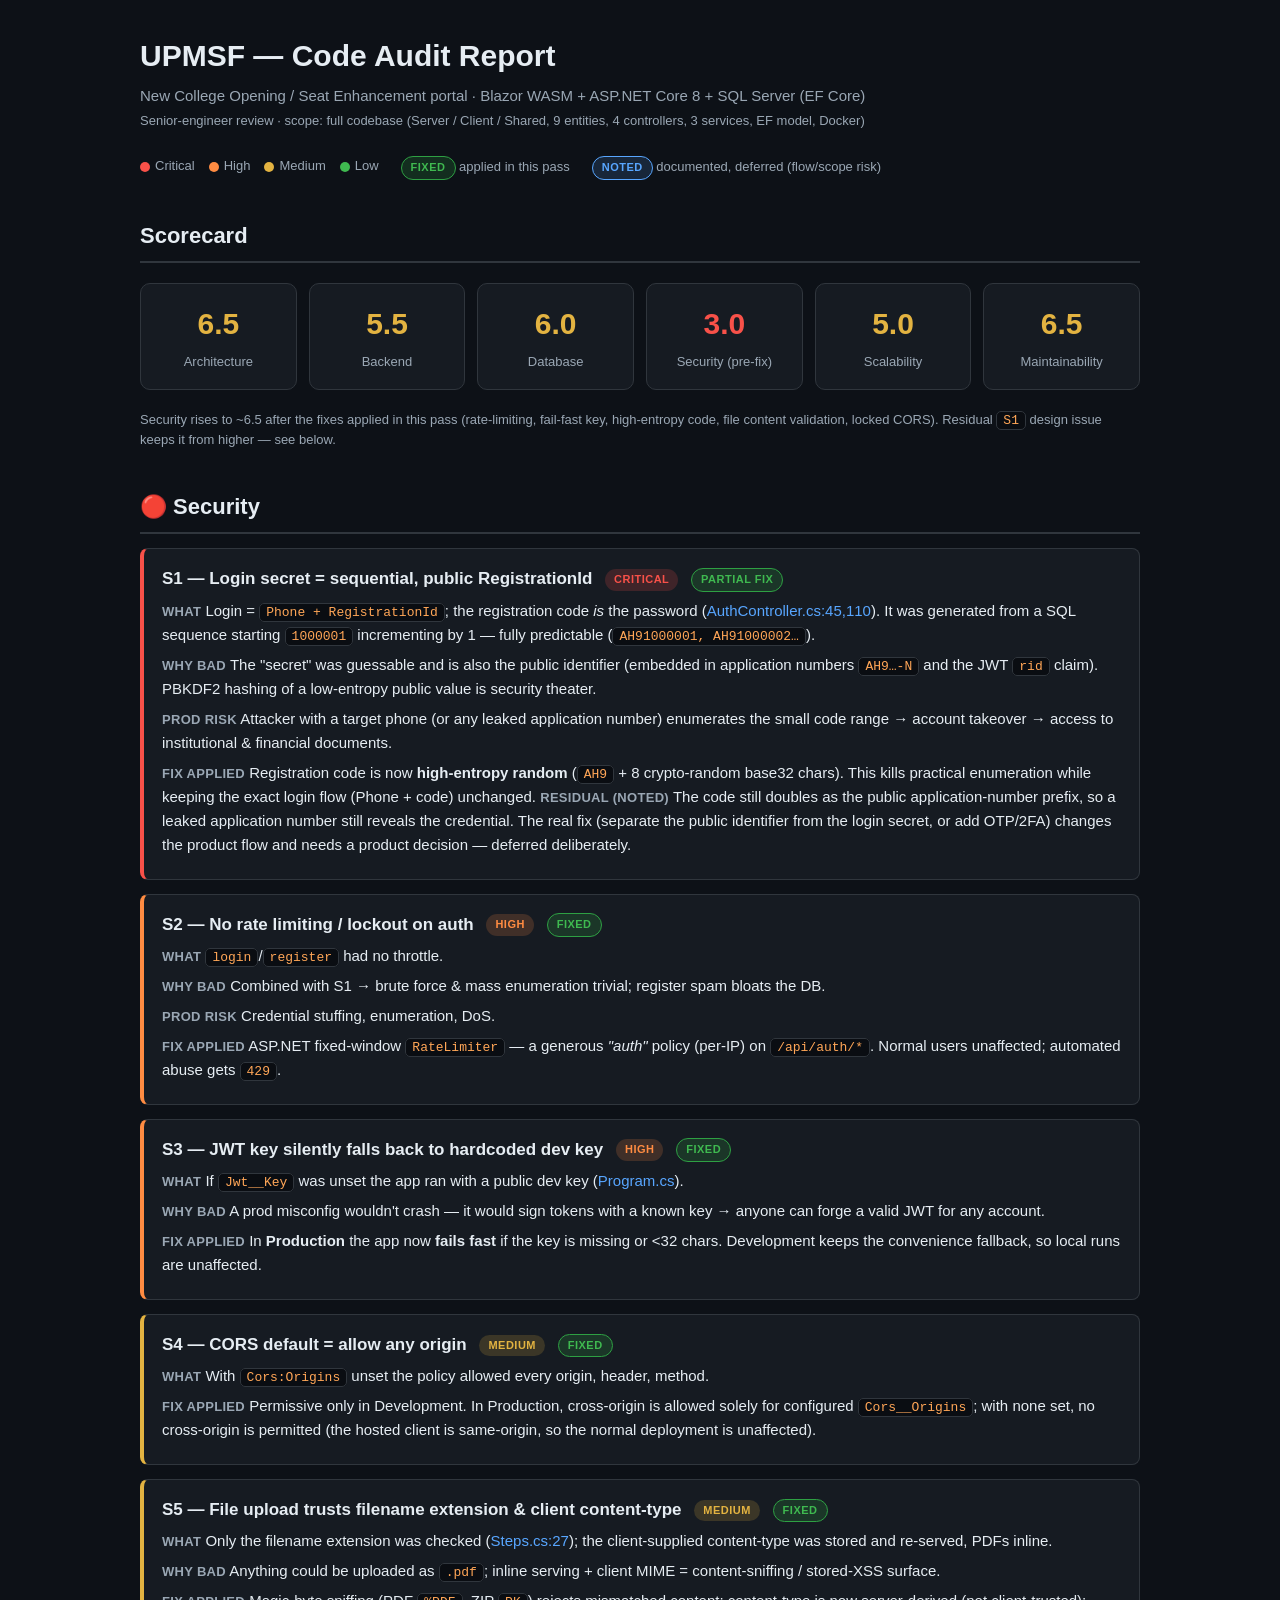
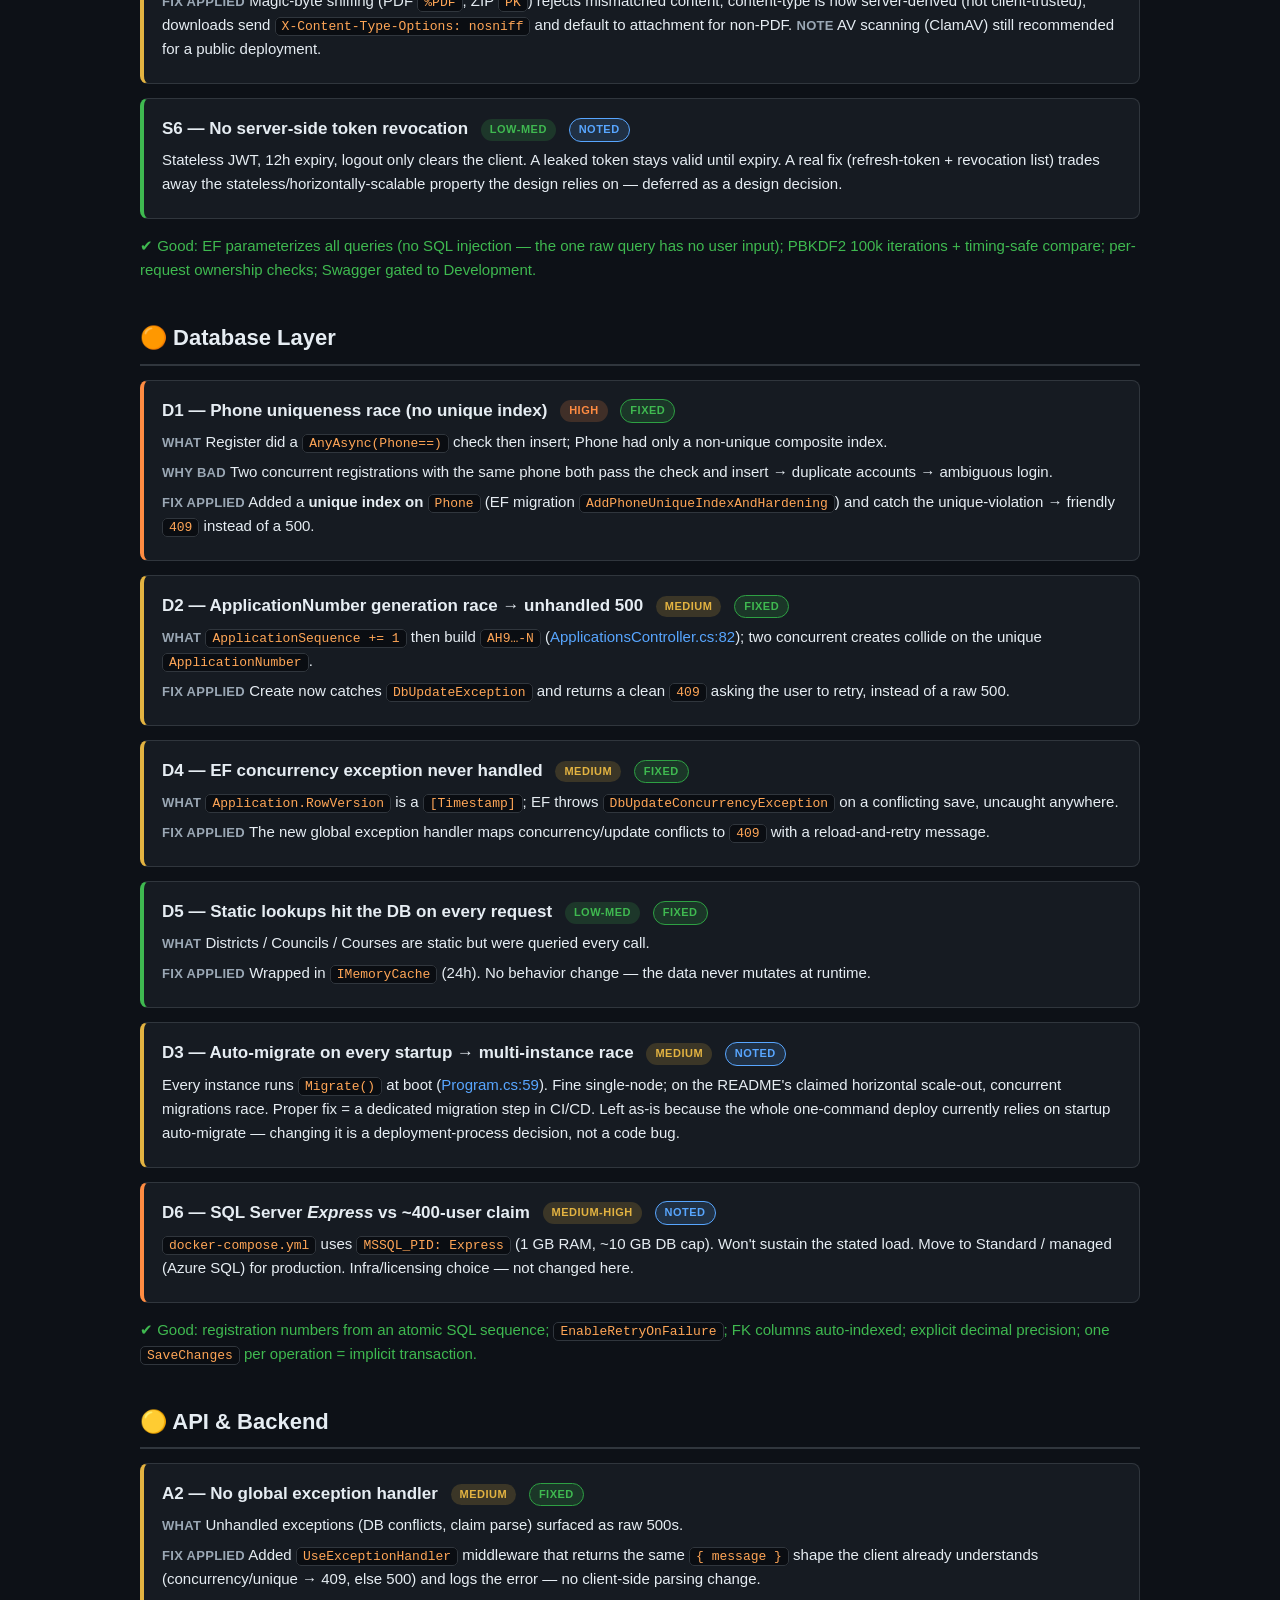
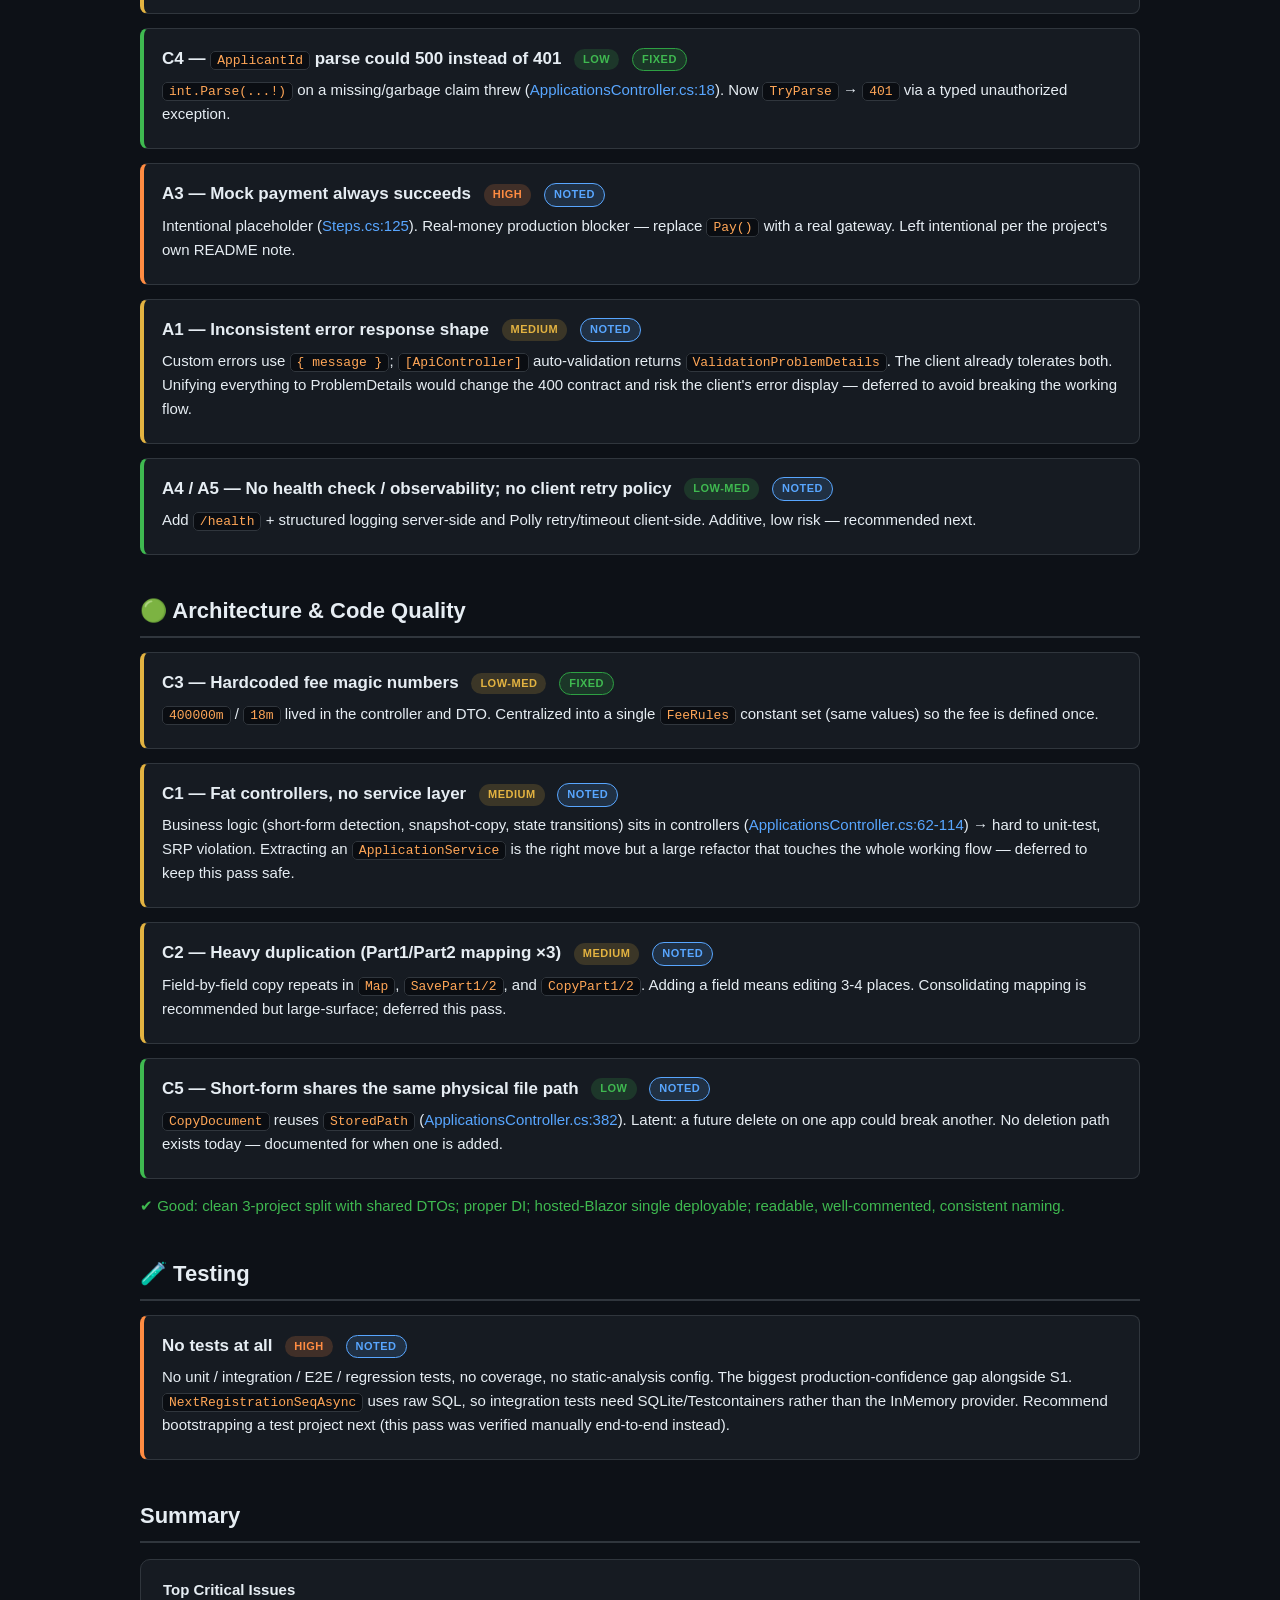
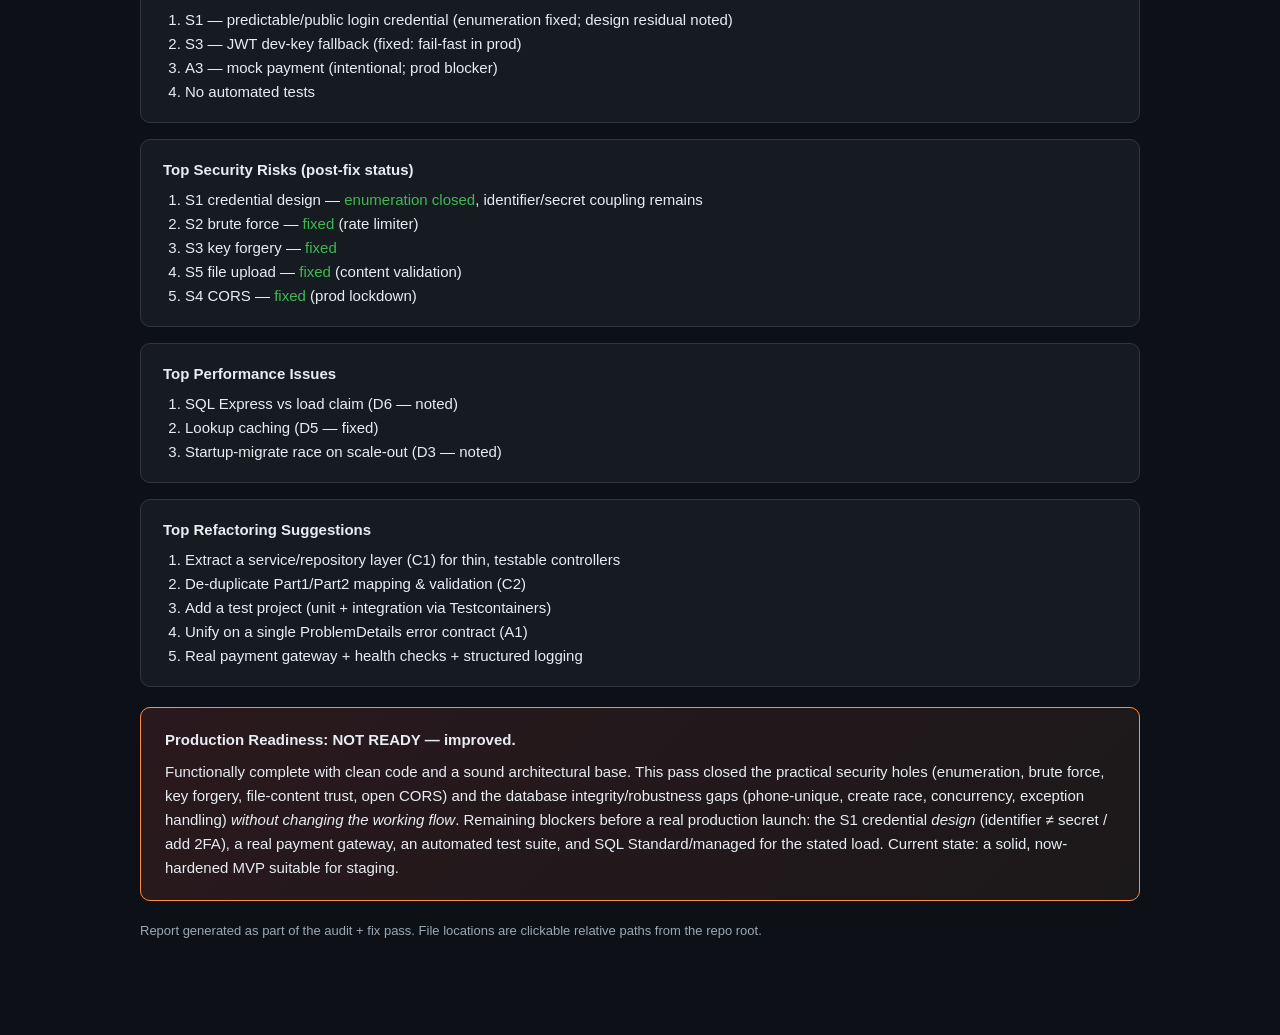
<file: audit.html>
<!DOCTYPE html>
<html lang="en">
<head>
<meta charset="UTF-8">
<meta name="viewport" content="width=device-width, initial-scale=1.0">
<title>UPMSF — Code Audit Report</title>
<style>
  :root{
    --bg:#0d1117; --panel:#161b22; --panel2:#1c2330; --border:#30363d;
    --text:#e6edf3; --muted:#9aa7b4; --accent:#58a6ff;
    --crit:#f85149; --high:#ff8c42; --med:#e3b341; --low:#3fb950; --ok:#2ea043;
  }
  *{box-sizing:border-box}
  body{margin:0;background:var(--bg);color:var(--text);font:15px/1.6 -apple-system,Segoe UI,Roboto,Helvetica,Arial,sans-serif}
  .wrap{max-width:1040px;margin:0 auto;padding:32px 20px 80px}
  h1{font-size:30px;margin:0 0 4px}
  h2{font-size:22px;margin:38px 0 14px;padding-bottom:8px;border-bottom:2px solid var(--border)}
  h3{font-size:17px;margin:22px 0 6px}
  .sub{color:var(--muted);margin:0 0 24px}
  code{background:#0a0d12;border:1px solid var(--border);border-radius:5px;padding:1px 6px;font:13px ui-monospace,SFMono-Regular,Consolas,monospace;color:#ffa657}
  a{color:var(--accent);text-decoration:none}
  a:hover{text-decoration:underline}
  .grid{display:grid;grid-template-columns:repeat(auto-fit,minmax(150px,1fr));gap:12px;margin:20px 0}
  .score{background:var(--panel);border:1px solid var(--border);border-radius:10px;padding:16px;text-align:center}
  .score .n{font-size:30px;font-weight:700}
  .score .l{color:var(--muted);font-size:13px;margin-top:4px}
  .issue{background:var(--panel);border:1px solid var(--border);border-left-width:4px;border-radius:8px;padding:16px 18px;margin:14px 0}
  .issue.crit{border-left-color:var(--crit)} .issue.high{border-left-color:var(--high)}
  .issue.med{border-left-color:var(--med)} .issue.low{border-left-color:var(--low)}
  .badge{display:inline-block;font-size:11px;font-weight:700;letter-spacing:.5px;padding:2px 9px;border-radius:20px;vertical-align:middle;margin-left:8px}
  .b-crit{background:rgba(248,81,73,.18);color:var(--crit)} .b-high{background:rgba(255,140,66,.18);color:var(--high)}
  .b-med{background:rgba(227,179,65,.18);color:var(--med)} .b-low{background:rgba(63,185,80,.18);color:var(--low)}
  .b-fixed{background:rgba(46,160,67,.2);color:#3fb950;border:1px solid #2ea043}
  .b-noted{background:rgba(88,166,255,.15);color:var(--accent);border:1px solid var(--accent)}
  .issue h3{margin-top:0}
  .issue p{margin:6px 0}
  .issue .lbl{color:var(--muted);font-weight:600;font-size:13px;text-transform:uppercase;letter-spacing:.3px}
  .pill{font-size:12px;padding:2px 8px;border-radius:6px;background:var(--panel2);border:1px solid var(--border);color:var(--muted)}
  table{width:100%;border-collapse:collapse;margin:14px 0}
  th,td{border:1px solid var(--border);padding:9px 12px;text-align:left}
  th{background:var(--panel2)}
  .summary{background:var(--panel);border:1px solid var(--border);border-radius:10px;padding:18px 22px;margin:16px 0}
  .summary ol{margin:6px 0 0;padding-left:22px}
  .verdict{background:linear-gradient(135deg,rgba(248,81,73,.12),rgba(255,140,66,.06));border:1px solid var(--high);border-radius:10px;padding:20px 24px;margin:20px 0}
  .legend{display:flex;gap:14px;flex-wrap:wrap;margin:10px 0 0;font-size:13px;color:var(--muted)}
  .dot{display:inline-block;width:10px;height:10px;border-radius:50%;margin-right:5px;vertical-align:middle}
  hr{border:none;border-top:1px solid var(--border);margin:30px 0}
  .good{color:#3fb950}
  .meta{font-size:13px;color:var(--muted)}
</style>
</head>
<body>
<div class="wrap">

  <h1>UPMSF — Code Audit Report</h1>
  <p class="sub">New College Opening / Seat Enhancement portal · Blazor WASM + ASP.NET Core 8 + SQL Server (EF Core)<br>
  <span class="meta">Senior-engineer review · scope: full codebase (Server / Client / Shared, 9 entities, 4 controllers, 3 services, EF model, Docker)</span></p>

  <div class="legend">
    <span><span class="dot" style="background:var(--crit)"></span>Critical</span>
    <span><span class="dot" style="background:var(--high)"></span>High</span>
    <span><span class="dot" style="background:var(--med)"></span>Medium</span>
    <span><span class="dot" style="background:var(--low)"></span>Low</span>
    <span><span class="badge b-fixed">FIXED</span> applied in this pass</span>
    <span><span class="badge b-noted">NOTED</span> documented, deferred (flow/scope risk)</span>
  </div>

  <h2>Scorecard</h2>
  <div class="grid">
    <div class="score"><div class="n" style="color:var(--med)">6.5</div><div class="l">Architecture</div></div>
    <div class="score"><div class="n" style="color:var(--med)">5.5</div><div class="l">Backend</div></div>
    <div class="score"><div class="n" style="color:var(--med)">6.0</div><div class="l">Database</div></div>
    <div class="score"><div class="n" style="color:var(--crit)">3.0</div><div class="l">Security (pre-fix)</div></div>
    <div class="score"><div class="n" style="color:var(--med)">5.0</div><div class="l">Scalability</div></div>
    <div class="score"><div class="n" style="color:var(--med)">6.5</div><div class="l">Maintainability</div></div>
  </div>
  <p class="meta">Security rises to ~6.5 after the fixes applied in this pass (rate-limiting, fail-fast key, high-entropy code, file content validation, locked CORS). Residual <code>S1</code> design issue keeps it from higher — see below.</p>

  <h2>🔴 Security</h2>

  <div class="issue crit">
    <h3>S1 — Login secret = sequential, public RegistrationId <span class="badge b-crit">CRITICAL</span> <span class="badge b-fixed">PARTIAL FIX</span></h3>
    <p><span class="lbl">What</span> Login = <code>Phone + RegistrationId</code>; the registration code <em>is</em> the password (<a href="src/UPMSF.Server/Controllers/AuthController.cs#L45">AuthController.cs:45,110</a>). It was generated from a SQL sequence starting <code>1000001</code> incrementing by 1 — fully predictable (<code>AH91000001, AH91000002…</code>).</p>
    <p><span class="lbl">Why bad</span> The "secret" was guessable and is also the public identifier (embedded in application numbers <code>AH9…-N</code> and the JWT <code>rid</code> claim). PBKDF2 hashing of a low-entropy public value is security theater.</p>
    <p><span class="lbl">Prod risk</span> Attacker with a target phone (or any leaked application number) enumerates the small code range → account takeover → access to institutional & financial documents.</p>
    <p><span class="lbl">Fix applied</span> Registration code is now <strong>high-entropy random</strong> (<code>AH9</code> + 8 crypto-random base32 chars). This kills practical enumeration while keeping the exact login flow (Phone + code) unchanged. <span class="lbl">Residual (NOTED)</span> The code still doubles as the public application-number prefix, so a leaked application number still reveals the credential. The real fix (separate the public identifier from the login secret, or add OTP/2FA) changes the product flow and needs a product decision — deferred deliberately.</p>
  </div>

  <div class="issue high">
    <h3>S2 — No rate limiting / lockout on auth <span class="badge b-high">HIGH</span> <span class="badge b-fixed">FIXED</span></h3>
    <p><span class="lbl">What</span> <code>login</code>/<code>register</code> had no throttle.</p>
    <p><span class="lbl">Why bad</span> Combined with S1 → brute force & mass enumeration trivial; register spam bloats the DB.</p>
    <p><span class="lbl">Prod risk</span> Credential stuffing, enumeration, DoS.</p>
    <p><span class="lbl">Fix applied</span> ASP.NET fixed-window <code>RateLimiter</code> — a generous <em>"auth"</em> policy (per-IP) on <code>/api/auth/*</code>. Normal users unaffected; automated abuse gets <code>429</code>.</p>
  </div>

  <div class="issue high">
    <h3>S3 — JWT key silently falls back to hardcoded dev key <span class="badge b-high">HIGH</span> <span class="badge b-fixed">FIXED</span></h3>
    <p><span class="lbl">What</span> If <code>Jwt__Key</code> was unset the app ran with a public dev key (<a href="src/UPMSF.Server/Program.cs#L17">Program.cs</a>).</p>
    <p><span class="lbl">Why bad</span> A prod misconfig wouldn't crash — it would sign tokens with a known key → anyone can forge a valid JWT for any account.</p>
    <p><span class="lbl">Fix applied</span> In <strong>Production</strong> the app now <strong>fails fast</strong> if the key is missing or &lt;32 chars. Development keeps the convenience fallback, so local runs are unaffected.</p>
  </div>

  <div class="issue med">
    <h3>S4 — CORS default = allow any origin <span class="badge b-med">MEDIUM</span> <span class="badge b-fixed">FIXED</span></h3>
    <p><span class="lbl">What</span> With <code>Cors:Origins</code> unset the policy allowed every origin, header, method.</p>
    <p><span class="lbl">Fix applied</span> Permissive only in Development. In Production, cross-origin is allowed solely for configured <code>Cors__Origins</code>; with none set, no cross-origin is permitted (the hosted client is same-origin, so the normal deployment is unaffected).</p>
  </div>

  <div class="issue med">
    <h3>S5 — File upload trusts filename extension &amp; client content-type <span class="badge b-med">MEDIUM</span> <span class="badge b-fixed">FIXED</span></h3>
    <p><span class="lbl">What</span> Only the filename extension was checked (<a href="src/UPMSF.Server/Controllers/ApplicationsController.Steps.cs#L27">Steps.cs:27</a>); the client-supplied content-type was stored and re-served, PDFs inline.</p>
    <p><span class="lbl">Why bad</span> Anything could be uploaded as <code>.pdf</code>; inline serving + client MIME = content-sniffing / stored-XSS surface.</p>
    <p><span class="lbl">Fix applied</span> Magic-byte sniffing (PDF <code>%PDF</code>, ZIP <code>PK</code>) rejects mismatched content; content-type is now server-derived (not client-trusted); downloads send <code>X-Content-Type-Options: nosniff</code> and default to attachment for non-PDF. <span class="lbl">Note</span> AV scanning (ClamAV) still recommended for a public deployment.</p>
  </div>

  <div class="issue low">
    <h3>S6 — No server-side token revocation <span class="badge b-low">LOW-MED</span> <span class="badge b-noted">NOTED</span></h3>
    <p>Stateless JWT, 12h expiry, logout only clears the client. A leaked token stays valid until expiry. A real fix (refresh-token + revocation list) trades away the stateless/horizontally-scalable property the design relies on — deferred as a design decision.</p>
  </div>

  <p class="good">✔ Good: EF parameterizes all queries (no SQL injection — the one raw query has no user input); PBKDF2 100k iterations + timing-safe compare; per-request ownership checks; Swagger gated to Development.</p>

  <h2>🟠 Database Layer</h2>

  <div class="issue high">
    <h3>D1 — Phone uniqueness race (no unique index) <span class="badge b-high">HIGH</span> <span class="badge b-fixed">FIXED</span></h3>
    <p><span class="lbl">What</span> Register did a <code>AnyAsync(Phone==)</code> check then insert; Phone had only a non-unique composite index.</p>
    <p><span class="lbl">Why bad</span> Two concurrent registrations with the same phone both pass the check and insert → duplicate accounts → ambiguous login.</p>
    <p><span class="lbl">Fix applied</span> Added a <strong>unique index on <code>Phone</code></strong> (EF migration <code>AddPhoneUniqueIndexAndHardening</code>) and catch the unique-violation → friendly <code>409</code> instead of a 500.</p>
  </div>

  <div class="issue med">
    <h3>D2 — ApplicationNumber generation race → unhandled 500 <span class="badge b-med">MEDIUM</span> <span class="badge b-fixed">FIXED</span></h3>
    <p><span class="lbl">What</span> <code>ApplicationSequence += 1</code> then build <code>AH9…-N</code> (<a href="src/UPMSF.Server/Controllers/ApplicationsController.cs#L82">ApplicationsController.cs:82</a>); two concurrent creates collide on the unique <code>ApplicationNumber</code>.</p>
    <p><span class="lbl">Fix applied</span> Create now catches <code>DbUpdateException</code> and returns a clean <code>409</code> asking the user to retry, instead of a raw 500.</p>
  </div>

  <div class="issue med">
    <h3>D4 — EF concurrency exception never handled <span class="badge b-med">MEDIUM</span> <span class="badge b-fixed">FIXED</span></h3>
    <p><span class="lbl">What</span> <code>Application.RowVersion</code> is a <code>[Timestamp]</code>; EF throws <code>DbUpdateConcurrencyException</code> on a conflicting save, uncaught anywhere.</p>
    <p><span class="lbl">Fix applied</span> The new global exception handler maps concurrency/update conflicts to <code>409</code> with a reload-and-retry message.</p>
  </div>

  <div class="issue low">
    <h3>D5 — Static lookups hit the DB on every request <span class="badge b-low">LOW-MED</span> <span class="badge b-fixed">FIXED</span></h3>
    <p><span class="lbl">What</span> Districts / Councils / Courses are static but were queried every call.</p>
    <p><span class="lbl">Fix applied</span> Wrapped in <code>IMemoryCache</code> (24h). No behavior change — the data never mutates at runtime.</p>
  </div>

  <div class="issue med">
    <h3>D3 — Auto-migrate on every startup → multi-instance race <span class="badge b-med">MEDIUM</span> <span class="badge b-noted">NOTED</span></h3>
    <p>Every instance runs <code>Migrate()</code> at boot (<a href="src/UPMSF.Server/Program.cs#L59">Program.cs:59</a>). Fine single-node; on the README's claimed horizontal scale-out, concurrent migrations race. Proper fix = a dedicated migration step in CI/CD. Left as-is because the whole one-command deploy currently relies on startup auto-migrate — changing it is a deployment-process decision, not a code bug.</p>
  </div>

  <div class="issue high">
    <h3>D6 — SQL Server <em>Express</em> vs ~400-user claim <span class="badge b-med">MEDIUM-HIGH</span> <span class="badge b-noted">NOTED</span></h3>
    <p><code>docker-compose.yml</code> uses <code>MSSQL_PID: Express</code> (1 GB RAM, ~10 GB DB cap). Won't sustain the stated load. Move to Standard / managed (Azure SQL) for production. Infra/licensing choice — not changed here.</p>
  </div>

  <p class="good">✔ Good: registration numbers from an atomic SQL sequence; <code>EnableRetryOnFailure</code>; FK columns auto-indexed; explicit decimal precision; one <code>SaveChanges</code> per operation = implicit transaction.</p>

  <h2>🟡 API &amp; Backend</h2>

  <div class="issue med">
    <h3>A2 — No global exception handler <span class="badge b-med">MEDIUM</span> <span class="badge b-fixed">FIXED</span></h3>
    <p><span class="lbl">What</span> Unhandled exceptions (DB conflicts, claim parse) surfaced as raw 500s.</p>
    <p><span class="lbl">Fix applied</span> Added <code>UseExceptionHandler</code> middleware that returns the same <code>{ message }</code> shape the client already understands (concurrency/unique → 409, else 500) and logs the error — no client-side parsing change.</p>
  </div>

  <div class="issue low">
    <h3>C4 — <code>ApplicantId</code> parse could 500 instead of 401 <span class="badge b-low">LOW</span> <span class="badge b-fixed">FIXED</span></h3>
    <p><code>int.Parse(...!)</code> on a missing/garbage claim threw (<a href="src/UPMSF.Server/Controllers/ApplicationsController.cs#L18">ApplicationsController.cs:18</a>). Now <code>TryParse</code> → <code>401</code> via a typed unauthorized exception.</p>
  </div>

  <div class="issue high">
    <h3>A3 — Mock payment always succeeds <span class="badge b-high">HIGH</span> <span class="badge b-noted">NOTED</span></h3>
    <p>Intentional placeholder (<a href="src/UPMSF.Server/Controllers/ApplicationsController.Steps.cs#L125">Steps.cs:125</a>). Real-money production blocker — replace <code>Pay()</code> with a real gateway. Left intentional per the project's own README note.</p>
  </div>

  <div class="issue med">
    <h3>A1 — Inconsistent error response shape <span class="badge b-med">MEDIUM</span> <span class="badge b-noted">NOTED</span></h3>
    <p>Custom errors use <code>{ message }</code>; <code>[ApiController]</code> auto-validation returns <code>ValidationProblemDetails</code>. The client already tolerates both. Unifying everything to ProblemDetails would change the 400 contract and risk the client's error display — deferred to avoid breaking the working flow.</p>
  </div>

  <div class="issue low">
    <h3>A4 / A5 — No health check / observability; no client retry policy <span class="badge b-low">LOW-MED</span> <span class="badge b-noted">NOTED</span></h3>
    <p>Add <code>/health</code> + structured logging server-side and Polly retry/timeout client-side. Additive, low risk — recommended next.</p>
  </div>

  <h2>🟢 Architecture &amp; Code Quality</h2>

  <div class="issue med">
    <h3>C3 — Hardcoded fee magic numbers <span class="badge b-med">LOW-MED</span> <span class="badge b-fixed">FIXED</span></h3>
    <p><code>400000m</code> / <code>18m</code> lived in the controller and DTO. Centralized into a single <code>FeeRules</code> constant set (same values) so the fee is defined once.</p>
  </div>

  <div class="issue med">
    <h3>C1 — Fat controllers, no service layer <span class="badge b-med">MEDIUM</span> <span class="badge b-noted">NOTED</span></h3>
    <p>Business logic (short-form detection, snapshot-copy, state transitions) sits in controllers (<a href="src/UPMSF.Server/Controllers/ApplicationsController.cs#L62">ApplicationsController.cs:62-114</a>) → hard to unit-test, SRP violation. Extracting an <code>ApplicationService</code> is the right move but a large refactor that touches the whole working flow — deferred to keep this pass safe.</p>
  </div>

  <div class="issue med">
    <h3>C2 — Heavy duplication (Part1/Part2 mapping ×3) <span class="badge b-med">MEDIUM</span> <span class="badge b-noted">NOTED</span></h3>
    <p>Field-by-field copy repeats in <code>Map</code>, <code>SavePart1/2</code>, and <code>CopyPart1/2</code>. Adding a field means editing 3-4 places. Consolidating mapping is recommended but large-surface; deferred this pass.</p>
  </div>

  <div class="issue low">
    <h3>C5 — Short-form shares the same physical file path <span class="badge b-low">LOW</span> <span class="badge b-noted">NOTED</span></h3>
    <p><code>CopyDocument</code> reuses <code>StoredPath</code> (<a href="src/UPMSF.Server/Controllers/ApplicationsController.cs#L382">ApplicationsController.cs:382</a>). Latent: a future delete on one app could break another. No deletion path exists today — documented for when one is added.</p>
  </div>

  <p class="good">✔ Good: clean 3-project split with shared DTOs; proper DI; hosted-Blazor single deployable; readable, well-commented, consistent naming.</p>

  <h2>🧪 Testing</h2>
  <div class="issue high">
    <h3>No tests at all <span class="badge b-high">HIGH</span> <span class="badge b-noted">NOTED</span></h3>
    <p>No unit / integration / E2E / regression tests, no coverage, no static-analysis config. The biggest production-confidence gap alongside S1. <code>NextRegistrationSeqAsync</code> uses raw SQL, so integration tests need SQLite/Testcontainers rather than the InMemory provider. Recommend bootstrapping a test project next (this pass was verified manually end-to-end instead).</p>
  </div>

  <h2>Summary</h2>

  <div class="summary">
    <strong>Top Critical Issues</strong>
    <ol>
      <li>S1 — predictable/public login credential (enumeration fixed; design residual noted)</li>
      <li>S3 — JWT dev-key fallback (fixed: fail-fast in prod)</li>
      <li>A3 — mock payment (intentional; prod blocker)</li>
      <li>No automated tests</li>
    </ol>
  </div>
  <div class="summary">
    <strong>Top Security Risks (post-fix status)</strong>
    <ol>
      <li>S1 credential design — <span class="good">enumeration closed</span>, identifier/secret coupling remains</li>
      <li>S2 brute force — <span class="good">fixed</span> (rate limiter)</li>
      <li>S3 key forgery — <span class="good">fixed</span></li>
      <li>S5 file upload — <span class="good">fixed</span> (content validation)</li>
      <li>S4 CORS — <span class="good">fixed</span> (prod lockdown)</li>
    </ol>
  </div>
  <div class="summary">
    <strong>Top Performance Issues</strong>
    <ol>
      <li>SQL Express vs load claim (D6 — noted)</li>
      <li>Lookup caching (D5 — fixed)</li>
      <li>Startup-migrate race on scale-out (D3 — noted)</li>
    </ol>
  </div>
  <div class="summary">
    <strong>Top Refactoring Suggestions</strong>
    <ol>
      <li>Extract a service/repository layer (C1) for thin, testable controllers</li>
      <li>De-duplicate Part1/Part2 mapping &amp; validation (C2)</li>
      <li>Add a test project (unit + integration via Testcontainers)</li>
      <li>Unify on a single ProblemDetails error contract (A1)</li>
      <li>Real payment gateway + health checks + structured logging</li>
    </ol>
  </div>

  <div class="verdict">
    <strong>Production Readiness: NOT READY — improved.</strong>
    <p style="margin:8px 0 0">Functionally complete with clean code and a sound architectural base. This pass closed the practical security holes (enumeration, brute force, key forgery, file-content trust, open CORS) and the database integrity/robustness gaps (phone-unique, create race, concurrency, exception handling) <em>without changing the working flow</em>. Remaining blockers before a real production launch: the S1 credential <em>design</em> (identifier ≠ secret / add 2FA), a real payment gateway, an automated test suite, and SQL Standard/managed for the stated load. Current state: a solid, now-hardened MVP suitable for staging.</p>
  </div>

  <p class="meta">Report generated as part of the audit + fix pass. File locations are clickable relative paths from the repo root.</p>

</div>
</body>
</html>
</file>
